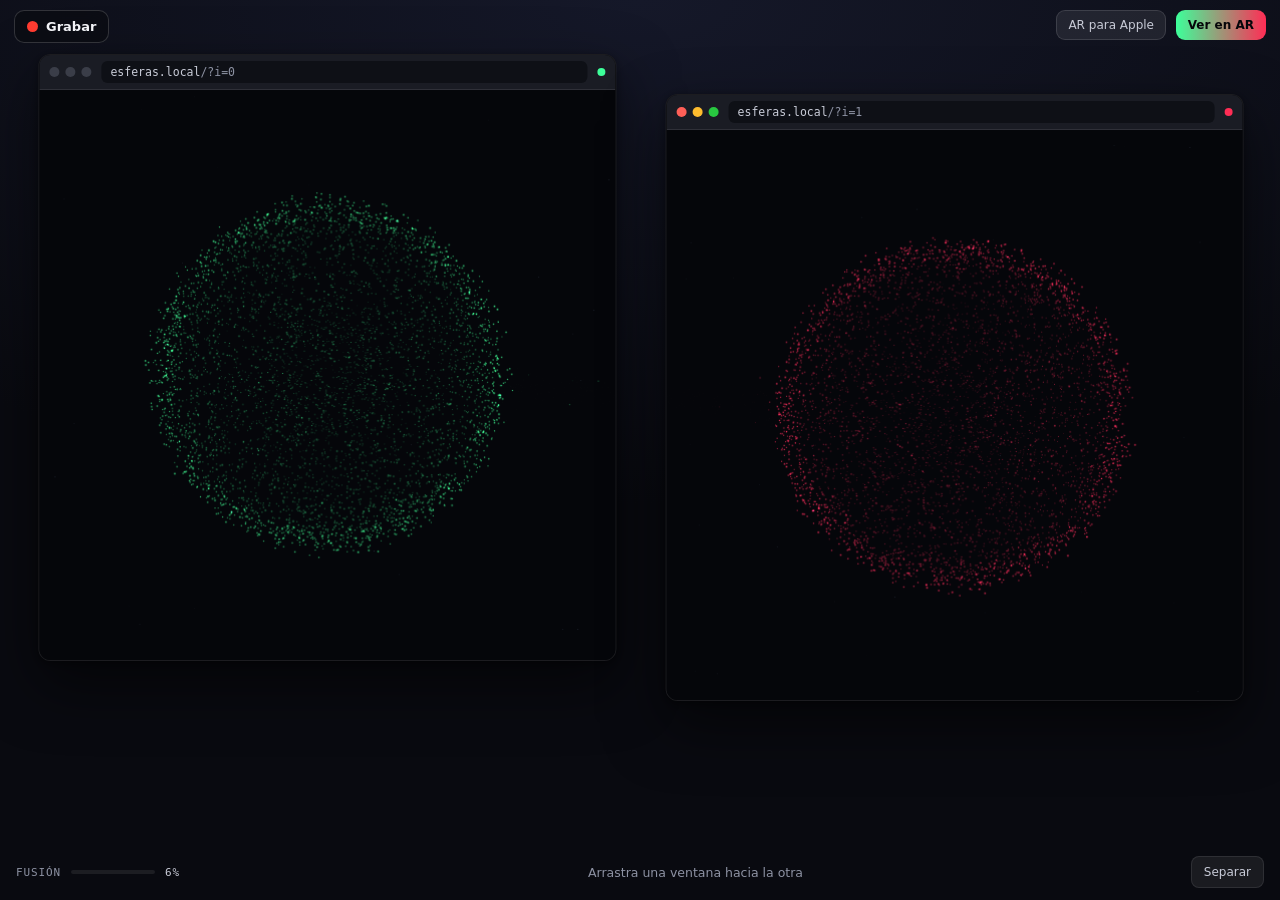
<file: esferas/index.html>
<!doctype html>
<html lang="es">
<head>
<meta charset="utf-8">
<meta name="viewport" content="width=device-width,initial-scale=1,viewport-fit=cover,user-scalable=no">
<title>Esferas Gemelas</title>
<style>
/* Layout: escritorio oscuro a pantalla completa con dos "ventanas de navegador" arrastrables; cada ventana dibuja el mismo mundo de partículas desde su posición. */
:root{
  --desk:#090a10; --desk-2:#151829; --win:#05060a; --bar:#1a1c24; --bar-fg:#8d92a3;
  --url:#0e1016; --edge:rgba(255,255,255,.09); --green:#3dff9a; --red:#ff2d55; --ink:#c9ccd8;
  --mono:ui-monospace,"SF Mono",Menlo,Consolas,monospace;
  --sans:-apple-system,"SF Pro Text",system-ui,"Segoe UI",sans-serif;
  color-scheme:dark;
}
html,body{height:100%}
body{margin:0;background:var(--desk);color:var(--ink);overflow:hidden;font-family:var(--sans);
  -webkit-user-select:none;user-select:none;-webkit-touch-callout:none;overscroll-behavior:none}
#stage{position:fixed;inset:0;overflow:hidden;
  background:radial-gradient(120% 80% at 50% 0%,var(--desk-2),var(--desk) 70%)}
.win{position:absolute;left:0;top:0;border-radius:12px;overflow:hidden;background:var(--win);
  border:1px solid var(--edge);box-shadow:0 24px 60px rgba(0,0,0,.55),0 2px 8px rgba(0,0,0,.4);
  touch-action:none;will-change:transform;cursor:grab}
.win.drag{cursor:grabbing;box-shadow:0 30px 80px rgba(0,0,0,.7),0 0 0 1px rgba(255,255,255,.14)}
.bar{height:34px;display:flex;align-items:center;gap:10px;padding:0 10px;background:var(--bar);
  border-bottom:1px solid var(--edge)}
.dots{display:flex;gap:6px;flex:none}
.dots i{width:10px;height:10px;border-radius:50%;background:#3a3d48;display:block}
.win.front .dots i:nth-child(1){background:#ff5f57}
.win.front .dots i:nth-child(2){background:#febc2e}
.win.front .dots i:nth-child(3){background:#28c840}
.url{flex:1;min-width:0;background:var(--url);border-radius:6px;padding:4px 9px;font:11.5px/1.3 var(--mono);
  color:var(--bar-fg);white-space:nowrap;overflow:hidden;text-overflow:ellipsis}
.url b{font-weight:500;color:var(--ink)}
.tag{flex:none;width:8px;height:8px;border-radius:50%}
canvas{display:block;width:100%;height:calc(100% - 35px)}
#hud{position:fixed;left:0;right:0;bottom:0;z-index:5000;display:flex;align-items:center;justify-content:space-between;gap:12px;
  padding-left:max(16px,env(safe-area-inset-left,0px));padding-right:max(16px,env(safe-area-inset-right,0px));
  padding-bottom:calc(12px + env(safe-area-inset-bottom,0px));padding-top:8px;pointer-events:none}
.meter{display:flex;align-items:center;gap:10px;font:11px/1 var(--mono);letter-spacing:.08em;color:var(--bar-fg)}
.track{width:84px;height:4px;border-radius:2px;background:rgba(255,255,255,.08);overflow:hidden}
.fill{height:100%;width:0;background:linear-gradient(90deg,var(--green),var(--red))}
#pct{color:var(--ink);font-variant-numeric:tabular-nums;min-width:3.2em}
#hint{font-size:12.5px;color:var(--bar-fg);text-align:center;flex:1;min-width:0;transition:opacity .4s}
#reset{pointer-events:auto;font:500 12px var(--sans);color:var(--ink);background:rgba(255,255,255,.07);
  border:1px solid var(--edge);border-radius:8px;padding:8px 12px;cursor:pointer}
#reset:focus-visible{outline:2px solid var(--green);outline-offset:2px}
#err{position:fixed;inset:0;display:grid;place-items:center;padding:24px;text-align:center;font-size:15px}
@media (max-width:520px){#hint{display:none}}
[hidden]{display:none!important}
</style>
</head>
<body>
<a href="ar.html" style="position:fixed;top:calc(10px + env(safe-area-inset-top));right:max(14px,env(safe-area-inset-right));z-index:6000;font:600 12px -apple-system,system-ui,sans-serif;color:#05060a;background:linear-gradient(90deg,#3dff9a,#ff2d55);padding:8px 12px;border-radius:9px;text-decoration:none">Ver en AR</a>
<a rel="ar" href="esferas-gemelas.usdz" style="position:fixed;top:calc(10px + env(safe-area-inset-top));right:calc(max(14px,env(safe-area-inset-right)) + 100px);z-index:6000;font:500 12px -apple-system,system-ui,sans-serif;color:#c9ccd8;background:rgba(255,255,255,.08);border:1px solid rgba(255,255,255,.12);padding:7px 11px;border-radius:9px;text-decoration:none"><img alt="" width="1" height="1" style="display:none">AR para Apple</a>


<div id="stage">
  <div class="win" id="w0">
    <div class="bar"><span class="dots"><i></i><i></i><i></i></span>
      <span class="url"><b>esferas.local</b>/?i=0</span><span class="tag" style="background:var(--green)"></span></div>
    <canvas aria-label="Esfera verde de partículas"></canvas>
  </div>
  <div class="win" id="w1">
    <div class="bar"><span class="dots"><i></i><i></i><i></i></span>
      <span class="url"><b>esferas.local</b>/?i=1</span><span class="tag" style="background:var(--red)"></span></div>
    <canvas aria-label="Esfera roja de partículas"></canvas>
  </div>
</div>

<div id="hud">
  <div class="meter"><span>FUSIÓN</span><span class="track"><span class="fill" id="fill"></span></span><span id="pct">0%</span></div>
  <div id="hint">Arrastra una ventana hacia la otra</div>
  <button id="reset" type="button">Separar</button>
</div>
<div id="err" hidden>Este dispositivo no pudo iniciar WebGL. Prueba en Safari o Chrome actualizados.</div>

<script>
(function(){
const BAR = 35;
const DPR = Math.min(2, window.devicePixelRatio || 1);
const SMALL = Math.min(innerWidth, innerHeight) < 600;
const MOT = matchMedia('(prefers-reduced-motion: reduce)').matches ? 0.4 : 1;

const N  = SMALL ? 3200 : 5200;   // partículas por esfera
const M  = N * 2;
const BP = SMALL ? 900 : 1500;    // hebras del puente
const DU = 140;                   // polvo de fondo
const T  = M + BP + DU;
const GAIN = Math.sqrt(5200 / N);

const COL = [[0.24, 1.0, 0.56], [1.0, 0.16, 0.33]];

/* ---------- WebGL por ventana ---------- */
const VS = `
attribute vec2 aXY; attribute float aSize; attribute vec4 aCol;
uniform vec2 uRes; uniform vec2 uOff; uniform float uDpr;
varying vec4 vCol;
void main(){
  vec2 p = (aXY - uOff) / uRes * 2.0 - 1.0;
  gl_Position = vec4(p.x, -p.y, 0.0, 1.0);
  gl_PointSize = aSize * uDpr;
  vCol = aCol;
}`;
const FS = `
precision mediump float;
varying vec4 vCol;
void main(){
  vec2 p = gl_PointCoord - 0.5;
  float d = dot(p, p);
  if (d > 0.25) discard;
  float a = exp(-d * 14.0);
  gl_FragColor = vec4(vCol.rgb * vCol.a * a, 1.0);
}`;

function shader(gl, type, src){
  const s = gl.createShader(type); gl.shaderSource(s, src); gl.compileShader(s);
  if (!gl.getShaderParameter(s, gl.COMPILE_STATUS)) throw new Error(gl.getShaderInfoLog(s));
  return s;
}

const wins = [0, 1].map(i => {
  const el = document.getElementById('w' + i);
  const cv = el.querySelector('canvas');
  const gl = cv.getContext('webgl', {antialias:false, alpha:false, depth:false, stencil:false, powerPreference:'high-performance', preserveDrawingBuffer:true});
  if (!gl) return null;
  const pr = gl.createProgram();
  gl.attachShader(pr, shader(gl, gl.VERTEX_SHADER, VS));
  gl.attachShader(pr, shader(gl, gl.FRAGMENT_SHADER, FS));
  gl.linkProgram(pr); gl.useProgram(pr);
  const buf = gl.createBuffer(); gl.bindBuffer(gl.ARRAY_BUFFER, buf);
  const st = 28;
  const aXY = gl.getAttribLocation(pr, 'aXY'), aS = gl.getAttribLocation(pr, 'aSize'), aC = gl.getAttribLocation(pr, 'aCol');
  gl.enableVertexAttribArray(aXY); gl.vertexAttribPointer(aXY, 2, gl.FLOAT, false, st, 0);
  gl.enableVertexAttribArray(aS);  gl.vertexAttribPointer(aS, 1, gl.FLOAT, false, st, 8);
  gl.enableVertexAttribArray(aC);  gl.vertexAttribPointer(aC, 4, gl.FLOAT, false, st, 12);
  gl.enable(gl.BLEND); gl.blendFunc(gl.ONE, gl.ONE);
  gl.clearColor(0.02, 0.024, 0.04, 1);
  return { el, cv, gl, buf,
    uRes: gl.getUniformLocation(pr, 'uRes'), uOff: gl.getUniformLocation(pr, 'uOff'), uDpr: gl.getUniformLocation(pr, 'uDpr'),
    x:0, y:0, w:0, h:0, cw:0, ch:0 };
});
if (!wins[0] || !wins[1]) { document.getElementById('err').hidden = false; return; }

/* ---------- Ventanas: posición, tamaño y arrastre ---------- */
let zTop = 10;
function front(w){
  w.el.style.zIndex = ++zTop;
  wins.forEach(o => o.el.classList.toggle('front', o === w));
}
function place(w){
  w.el.style.transform = `translate3d(${w.x}px,${w.y}px,0)`;
  w.el.style.width = w.w + 'px'; w.el.style.height = w.h + 'px';
  const cw = w.w - 2, ch = w.h - BAR - 2;
  if (cw !== w.cw || ch !== w.ch){
    w.cw = cw; w.ch = ch;
    w.cv.width = Math.round(cw * DPR); w.cv.height = Math.round(ch * DPR);
    w.gl.viewport(0, 0, w.cv.width, w.cv.height);
  }
}
function layout(){
  const W = innerWidth, H = innerHeight, top = Math.max(H * 0.06, 52);
  const [a, b] = wins;
  if (W > H * 1.05){
    const ww = Math.min(W * 0.45, 660), wh = Math.min(H - top - 80, ww * 1.05);
    a.w = b.w = ww; a.h = b.h = wh;
    a.x = W * 0.03; a.y = top;
    b.x = W - ww - W * 0.03; b.y = top + Math.min(40, H * 0.05);
  } else {
    const ww = W * 0.86, wh = Math.min((H - top - 78) * 0.5 - 6, ww * 1.05);
    a.w = b.w = ww; a.h = b.h = wh;
    a.x = W * 0.03; a.y = top;
    b.x = W - ww - W * 0.03; b.y = H - 78 - wh;
  }
  wins.forEach(place);
}
function clamp(w){
  const W = innerWidth, H = innerHeight;
  w.x = Math.max(-w.w + 90, Math.min(W - 90, w.x));
  w.y = Math.max(0, Math.min(H - BAR - 10, w.y));
}

let drag = null, interacted = false;
wins.forEach(w => {
  w.el.addEventListener('pointerdown', e => {
    front(w);
    drag = { w, id: e.pointerId, dx: e.clientX - w.x, dy: e.clientY - w.y };
    w.el.setPointerCapture(e.pointerId); w.el.classList.add('drag');
    e.preventDefault();
  });
  w.el.addEventListener('pointermove', e => {
    if (!drag || drag.w !== w || drag.id !== e.pointerId) return;
    w.x = e.clientX - drag.dx; w.y = e.clientY - drag.dy; clamp(w); place(w);
    interacted = true;
  });
  const end = e => { if (drag && drag.w === w){ w.el.classList.remove('drag'); drag = null; } };
  w.el.addEventListener('pointerup', end); w.el.addEventListener('pointercancel', end);
});
addEventListener('resize', () => { wins.forEach(w => { clamp(w); }); layout(); });
document.getElementById('reset').addEventListener('click', layout);

/* ---------- Partículas ---------- */
const th = new Float32Array(T), ph = new Float32Array(T), sp = new Float32Array(T), sd = new Float32Array(T);
const rj = new Float32Array(T), cf = new Float32Array(T), bw = new Float32Array(T), vel = new Float32Array(T);
const ab = new Float32Array(T), sz = new Float32Array(T), u = new Float32Array(T), tm = new Float32Array(T);
const px = new Float32Array(T), py = new Float32Array(T);
const hm = new Uint8Array(T), st = new Uint8Array(T);
const bu = new Float32Array(BP), bs = new Float32Array(BP), bd = new Int8Array(BP);
const dx_ = new Float32Array(DU), dy_ = new Float32Array(DU);
const data = new Float32Array(T * 7);

for (let i = 0; i < T; i++){
  hm[i] = i < N ? 0 : 1;
  th[i] = Math.random() * Math.PI * 2;
  ph[i] = Math.acos(2 * Math.random() - 1);
  sp[i] = 0.12 + Math.random() * 0.28;
  sd[i] = Math.random() * Math.PI * 2;
  bw[i] = Math.sqrt(Math.random());
  vel[i] = 160 + Math.random() * 160;
  cf[i] = 0.32 + Math.random() * 0.26;
  if (Math.random() < 0.78){ rj[i] = 0.93 + Math.random() * 0.11; sz[i] = 2.2 + Math.random() * 1.4; ab[i] = 0.32 * GAIN; }
  else { rj[i] = 0.2 + Math.random() * 0.7; sz[i] = 1.6 + Math.random() * 1.0; ab[i] = 0.22 * GAIN; }
}
for (let j = 0; j < BP; j++){ bu[j] = Math.random(); bs[j] = 0.12 + Math.random() * 0.22; bd[j] = Math.random() < 0.5 ? 1 : -1; }

layout(); front(wins[1]);
for (let j = 0; j < DU; j++){ dx_[j] = Math.random() * innerWidth; dy_[j] = Math.random() * innerHeight; }

const C = [[0,0],[0,0]], R = [0,0];
let SX = 0, SY = 0, SZ = 0, t = 0, fs = 0, last = performance.now(), dirX = 1, dirY = 0, D = 1;
const CT = Math.cos(0.42), ST = Math.sin(0.42);
let PC = 1, PS = 0;

function sphere(s, rf, i){
  const p = ph[i] + 0.12 * Math.sin(t * 0.6 + sd[i]);
  const sp_ = Math.sin(p);
  const x = sp_ * Math.cos(th[i]), y = Math.cos(p), z = sp_ * Math.sin(th[i]);
  const y2 = y * CT - z * ST, z2 = y * ST + z * CT;
  const x3 = x * PC + z2 * PS, z3 = -x * PS + z2 * PC;
  let r = R[s] * rf * (1 + 0.035 * Math.sin(t * 1.4 + sd[i] * 3));
  if (fs > 0.001){
    const ox = s === 0 ? dirX : -dirX, oy = s === 0 ? dirY : -dirY;
    const dot = x3 * ox + y2 * oy;
    if (dot > 0){ const d2 = dot * dot; r *= 1 + fs * 0.38 * d2 * d2; }
  }
  SX = C[s][0] + x3 * r; SY = C[s][1] + y2 * r; SZ = z3;
}
function bridge(a, b, e, i){
  const ax = C[a][0], ay = C[a][1], bx = C[b][0], by = C[b][1];
  const lx = bx - ax, ly = by - ay, L = Math.max(1, Math.hypot(lx, ly));
  const nx = -ly / L, ny = lx / L;
  const neck = 0.12 + 0.38 * fs;
  const w = ((1 - e) * R[a] * 0.8 + e * R[b] * 0.7) * (neck + (1 - neck) * Math.pow(Math.abs(2 * e - 1), 2.2)) * (0.7 + 0.6 * fs);
  const ang = sd[i] * 2 + t * 0.9 + e * 5;
  const lat = Math.cos(ang) * bw[i] * w + Math.sin(e * 8 - t * 2.5 + sd[i]) * w * 0.12;
  SX = ax + lx * e + nx * lat; SY = ay + ly * e + ny * lat; SZ = Math.sin(ang);
}

const fillEl = document.getElementById('fill'), pctEl = document.getElementById('pct'), hintEl = document.getElementById('hint');
let shownPct = -1, hintState = 0;

function frame(now){
  const dt = Math.min(0.05, (now - last) / 1000 || 0.016); last = now;
  t += dt * MOT;
  PC = Math.cos(t * 0.12); PS = Math.sin(t * 0.12);

  for (let s = 0; s < 2; s++){
    const w = wins[s];
    C[s][0] = w.x + w.w / 2; C[s][1] = w.y + BAR + (w.h - BAR) / 2;
    R[s] = 0.3 * Math.min(w.cw, w.ch);
  }
  const lx = C[1][0] - C[0][0], ly = C[1][1] - C[0][1];
  D = Math.max(1, Math.hypot(lx, ly)); dirX = lx / D; dirY = ly / D;
  const Rm = (R[0] + R[1]) / 2, far = Rm * 3.8, near = Rm * 2.0;
  const fT = Math.max(0, Math.min(1, (far - D) / (far - near)));
  fs += (fT - fs) * Math.min(1, dt * (fT < fs ? 6 : 3));
  const split = fT === 0 && fs < 0.05;

  const k = 1 - Math.exp(-dt * 12);
  let o = 0;

  for (let i = 0; i < M; i++){
    const h = hm[i], ot = 1 - h;
    th[i] += sp[i] * dt * MOT * (1 + 0.6 * Math.sin(ph[i] * 4 + sd[i]));
    let onSphere = true;
    switch (st[i]){
      case 0:
        sphere(h, rj[i], i);
        if (fs > 0.02 && Math.random() < fs * dt * 0.2){ st[i] = 1; u[i] = 0; }
        break;
      case 1:
        if (split){ st[i] = 0; sphere(h, rj[i], i); break; }
        u[i] += dt * MOT * vel[i] / Math.max(D, 40);
        if (u[i] >= 1){ u[i] = 1; st[i] = 2; tm[i] = 3 + Math.random() * 6; }
        bridge(h, ot, u[i], i); onSphere = false;
        break;
      case 2:
        if (split){ st[i] = 0; sphere(h, rj[i], i); break; }
        sphere(ot, cf[i], i);
        tm[i] -= dt * (fs > 0.03 ? 1 : 5);
        if (tm[i] <= 0){ st[i] = 3; u[i] = 1; }
        break;
      default:
        if (split){ st[i] = 0; sphere(h, rj[i], i); break; }
        u[i] -= dt * MOT * vel[i] / Math.max(D, 40);
        if (u[i] <= 0){ u[i] = 0; st[i] = 0; }
        bridge(h, ot, u[i], i); onSphere = false;
    }
    let a;
    if (onSphere){
      const fr = (SZ + 1) * 0.5, rim = 1 - Math.abs(SZ);
      a = ab[i] * (0.45 + 0.6 * fr + 1.6 * rim * rim * rim);
    } else a = ab[i] * 1.4 * (0.55 + 0.45 * SZ);
    px[i] += (SX - px[i]) * k; py[i] += (SY - py[i]) * k;
    const c = COL[h];
    data[o] = px[i]; data[o+1] = py[i]; data[o+2] = sz[i];
    data[o+3] = c[0]; data[o+4] = c[1]; data[o+5] = c[2]; data[o+6] = a; o += 7;
  }

  for (let j = 0; j < BP; j++){
    const i = M + j;
    let e = (bu[j] + t * bs[j]) % 1; if (bd[j] < 0) e = 1 - e;
    let a = 0, s = 0;
    if (fs > 0.004){
      bridge(0, 1, e, i);
      const edge = Math.min(1, e / 0.12) * Math.min(1, (1 - e) / 0.12);
      a = fs * 0.34 * GAIN * edge * (0.6 + 0.4 * SZ); s = 2.0 + 1.2 * fs;
    }
    data[o] = SX; data[o+1] = SY; data[o+2] = s;
    data[o+3] = COL[0][0] + (COL[1][0] - COL[0][0]) * e;
    data[o+4] = COL[0][1] + (COL[1][1] - COL[0][1]) * e;
    data[o+5] = COL[0][2] + (COL[1][2] - COL[0][2]) * e;
    data[o+6] = a; o += 7;
  }

  const W = innerWidth, H = innerHeight;
  for (let j = 0; j < DU; j++){
    dx_[j] += Math.sin(t * 0.3 + j) * 6 * dt; dy_[j] -= (3 + (j % 5)) * dt * MOT;
    if (dy_[j] < -5) dy_[j] = H + 5;
    data[o] = dx_[j]; data[o+1] = dy_[j]; data[o+2] = 1.6;
    data[o+3] = 0.7; data[o+4] = 0.8; data[o+5] = 1.0;
    data[o+6] = 0.1 + 0.08 * Math.sin(t * 2 + j * 1.7); o += 7;
  }

  for (const w of wins){
    const gl = w.gl;
    gl.bindBuffer(gl.ARRAY_BUFFER, w.buf);
    gl.bufferData(gl.ARRAY_BUFFER, data, gl.DYNAMIC_DRAW);
    gl.uniform2f(w.uRes, w.cw, w.ch);
    gl.uniform2f(w.uOff, w.x + 1, w.y + BAR + 1);
    gl.uniform1f(w.uDpr, DPR);
    gl.clear(gl.COLOR_BUFFER_BIT);
    gl.drawArrays(gl.POINTS, 0, T);
  }

  const pct = Math.round(fs * 100);
  if (pct !== shownPct){ shownPct = pct; pctEl.textContent = pct + '%'; fillEl.style.width = pct + '%'; }
  const hs = fs > 0.6 ? 2 : (interacted ? 1 : 0);
  if (hs !== hintState){
    hintState = hs;
    hintEl.textContent = hs === 2 ? 'Sepáralas para estirar y romper el puente' : 'Acércalas más: el puente aparece cerca';
  }
  requestAnimationFrame(frame);
}
requestAnimationFrame(frame);
})();
</script>

<style>
#recBtn{font:600 13px -apple-system,system-ui,sans-serif;color:#f2f3f7;background:rgba(10,12,18,.7);border:1px solid rgba(255,255,255,.16);border-radius:10px;padding:8px 12px;display:inline-flex;align-items:center;gap:8px;cursor:pointer;-webkit-backdrop-filter:blur(10px);backdrop-filter:blur(10px);font-variant-numeric:tabular-nums}
#recBtn i{width:11px;height:11px;border-radius:50%;background:#ff3b30;display:block}
#recBtn.on{border-color:#ff3b30}
#recBtn.on i{border-radius:2px;animation:recPulse 1s infinite}
@keyframes recPulse{50%{opacity:.35}}
#recSheet{position:fixed;inset:0;z-index:9000;display:grid;place-items:center;padding:20px;background:rgba(0,0,0,.6)}
#recSheet .box{width:min(460px,100%);background:#12141c;border:1px solid rgba(255,255,255,.12);border-radius:16px;padding:16px;display:grid;gap:12px;color:#e6e8ef;font:14px -apple-system,system-ui,sans-serif}
#recSheet video{width:100%;max-height:50vh;border-radius:10px;background:#000}
#recSheet .row{display:flex;gap:8px;flex-wrap:wrap}
#recSheet button,#recSheet a{flex:1;min-width:120px;text-align:center;font:600 14px -apple-system,system-ui,sans-serif;padding:11px;border-radius:10px;border:1px solid rgba(255,255,255,.14);background:rgba(255,255,255,.06);color:#e6e8ef;text-decoration:none;cursor:pointer}
#recSheet .main{background:linear-gradient(90deg,#3dff9a,#ff2d55);color:#05060a;border:0}
#recSheet p{margin:0;color:#9aa0b0;font-size:12.5px}
</style>
<script>
/* Grabador: compone la escena en un canvas y la graba con MediaRecorder */
window.EsferasRec = function(btn, draw){
  const label = btn.querySelector('span');
  let rec = null, chunks = [], raf = 0, cv, ctx, t0 = 0, tick = 0, mime = '';
  const types = ['video/mp4;codecs=avc1', 'video/mp4', 'video/webm;codecs=vp9', 'video/webm'];
  function pick(){ if (!window.MediaRecorder) return null; for (const m of types) if (MediaRecorder.isTypeSupported(m)) return m; return ''; }
  function fmt(s){ return String(Math.floor(s/60)).padStart(2,'0') + ':' + String(Math.floor(s%60)).padStart(2,'0'); }
  function start(){
    mime = pick();
    if (mime === null || !HTMLCanvasElement.prototype.captureStream){ alertBox('Este navegador no permite grabar desde la página. Usa la grabación de pantalla del Centro de control.'); return; }
    const W = innerWidth, H = innerHeight, s = Math.min(2, 1920 / Math.max(W, H));
    cv = document.createElement('canvas'); cv.width = Math.round(W * s) & ~1; cv.height = Math.round(H * s) & ~1;
    ctx = cv.getContext('2d');
    const loop = () => { ctx.setTransform(cv.width / W, 0, 0, cv.height / H, 0, 0); try { draw(ctx, W, H); } catch(e){} raf = requestAnimationFrame(loop); };
    loop();
    const stream = cv.captureStream(30);
    try { rec = new MediaRecorder(stream, mime ? {mimeType: mime, videoBitsPerSecond: 10000000} : undefined); }
    catch(e){ cancelAnimationFrame(raf); alertBox('No se pudo empezar a grabar en este navegador.'); return; }
    chunks = [];
    rec.ondataavailable = e => { if (e.data && e.data.size) chunks.push(e.data); };
    rec.onstop = finish;
    rec.start(500);
    t0 = performance.now(); btn.classList.add('on'); label.textContent = 'Detener 00:00';
    tick = setInterval(() => { label.textContent = 'Detener ' + fmt((performance.now() - t0) / 1000); }, 500);
  }
  function stop(){ if (rec && rec.state !== 'inactive') rec.stop(); }
  function finish(){
    cancelAnimationFrame(raf); clearInterval(tick); btn.classList.remove('on'); label.textContent = 'Grabar';
    const type = (rec.mimeType || mime || 'video/mp4').split(';')[0];
    const ext = type.includes('mp4') ? 'mp4' : 'webm';
    const blob = new Blob(chunks, {type});
    const d = new Date(), p = n => String(n).padStart(2, '0');
    const name = `esferas-gemelas-${d.getFullYear()}${p(d.getMonth()+1)}${p(d.getDate())}-${p(d.getHours())}${p(d.getMinutes())}.${ext}`;
    const url = URL.createObjectURL(blob);
    const file = new File([blob], name, {type});
    const canShare = navigator.canShare && navigator.canShare({files: [file]});
    const sheet = document.createElement('div'); sheet.id = 'recSheet';
    sheet.innerHTML = `<div class="box"><video src="${url}" controls playsinline loop></video>
      <div class="row">${canShare ? '<button class="main" data-a="share">Guardar en Fotos / Compartir</button>' : ''}
      <a class="${canShare ? '' : 'main'}" href="${url}" download="${name}">Descargar video</a>
      <button data-a="close">Cerrar</button></div>
      <p>${canShare ? 'En el menú, elige “Guardar video” para mandarlo a Fotos.' : 'El video queda en Descargas (app Archivos).'}</p></div>`;
    document.body.appendChild(sheet);
    sheet.addEventListener('click', async e => {
      const a = e.target.dataset && e.target.dataset.a;
      if (a === 'share'){ try { await navigator.share({files: [file], title: 'Esferas Gemelas'}); } catch(err){} }
      if (a === 'close' || e.target === sheet){ sheet.remove(); URL.revokeObjectURL(url); }
    });
  }
  function alertBox(msg){
    const sheet = document.createElement('div'); sheet.id = 'recSheet';
    sheet.innerHTML = `<div class="box"><p style="color:#e6e8ef;font-size:14px">${msg}</p><div class="row"><button data-a="close">Entendido</button></div></div>`;
    document.body.appendChild(sheet); sheet.addEventListener('click', () => sheet.remove());
  }
  btn.addEventListener('click', e => { e.stopPropagation(); (btn.classList.contains('on') ? stop : start)(); });
};
</script>

<button id="recBtn" type="button" style="position:fixed;top:calc(10px + env(safe-area-inset-top));left:max(14px,env(safe-area-inset-left));z-index:6000"><i></i><span>Grabar</span></button>
<script>
EsferasRec(document.getElementById('recBtn'), function(ctx, W, H){
  const g = ctx.createRadialGradient(W/2, 0, 0, W/2, 0, Math.max(W, H));
  g.addColorStop(0, '#151829'); g.addColorStop(0.7, '#090a10'); g.addColorStop(1, '#090a10');
  ctx.fillStyle = g; ctx.fillRect(0, 0, W, H);
  const wins = [...document.querySelectorAll('.win')].sort((a, b) => (+a.style.zIndex || 0) - (+b.style.zIndex || 0));
  for (const el of wins){
    const r = el.getBoundingClientRect(), x = r.left, y = r.top, w = r.width, h = r.height, rad = 12;
    ctx.save();
    ctx.beginPath();
    ctx.moveTo(x + rad, y); ctx.arcTo(x + w, y, x + w, y + h, rad); ctx.arcTo(x + w, y + h, x, y + h, rad);
    ctx.arcTo(x, y + h, x, y, rad); ctx.arcTo(x, y, x + w, y, rad); ctx.closePath();
    ctx.fillStyle = '#05060a'; ctx.fill(); ctx.clip();
    ctx.fillStyle = '#1a1c24'; ctx.fillRect(x, y, w, 34);
    const front = el.classList.contains('front');
    ['#ff5f57', '#febc2e', '#28c840'].forEach((c, i) => { ctx.fillStyle = front ? c : '#3a3d48'; ctx.beginPath(); ctx.arc(x + 15 + i * 16, y + 17, 5, 0, Math.PI * 2); ctx.fill(); });
    ctx.fillStyle = '#0e1016'; ctx.fillRect(x + 64, y + 7, w - 96, 20);
    ctx.fillStyle = '#c9ccd8'; ctx.font = '11.5px ui-monospace, Menlo, monospace'; ctx.textBaseline = 'middle';
    const url = el.querySelector('.url'); ctx.fillText(url ? url.textContent : '', x + 73, y + 17);
    const tag = el.querySelector('.tag'); ctx.fillStyle = tag ? getComputedStyle(tag).backgroundColor : '#fff';
    ctx.beginPath(); ctx.arc(x + w - 16, y + 17, 4, 0, Math.PI * 2); ctx.fill();
    const c = el.querySelector('canvas'); ctx.drawImage(c, x + 1, y + 35, w - 2, h - 36);
    ctx.restore();
    ctx.strokeStyle = 'rgba(255,255,255,.09)'; ctx.lineWidth = 1; ctx.stroke();
  }
  const pct = document.getElementById('pct');
  ctx.fillStyle = '#8d92a3'; ctx.font = '11px ui-monospace, Menlo, monospace'; ctx.textBaseline = 'alphabetic';
  ctx.fillText('FUSIÓN ' + (pct ? pct.textContent : ''), 16, H - 18);
});
</script>
</body>
</html>
</file>
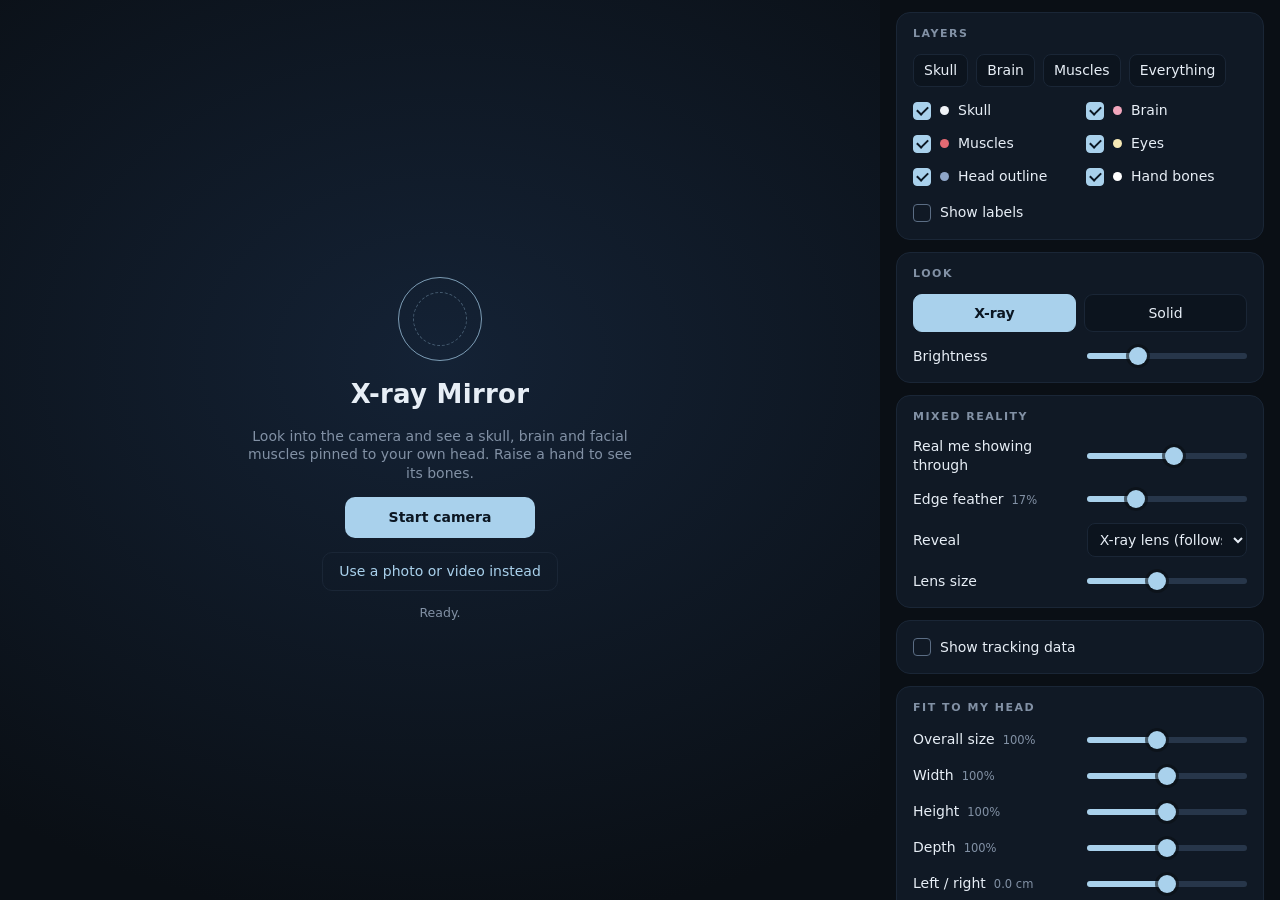
<file: xray-mirror/index.html>
<!DOCTYPE html>
<html lang="en">
<head>
<meta charset="utf-8">
<meta name="viewport" content="width=device-width, initial-scale=1, viewport-fit=cover">
<meta name="theme-color" content="#0a0f15">
<meta name="mobile-web-app-capable" content="yes">
<meta name="apple-mobile-web-app-capable" content="yes">
<meta name="apple-mobile-web-app-status-bar-style" content="black-translucent">
<title>X-ray Mirror</title>
<link rel="icon" href="data:image/svg+xml,%3Csvg xmlns='http://www.w3.org/2000/svg' viewBox='0 0 32 32'%3E%3Crect width='32' height='32' rx='7' fill='%230a0f15'/%3E%3Ccircle cx='16' cy='16' r='9' fill='none' stroke='%23a9d1ec' stroke-width='2'/%3E%3C/svg%3E">
<style>
/* Layout idea: camera stage on top (or left on wide screens), instrument panels below in two columns. */
:root{
  color-scheme: dark;
  --bg:#0a0f15;
  --panel:#101925;
  --panel-edge:#1a2636;
  --ink:#e7eef6;
  --muted:#8291a5;
  --accent:#a9d1ec;
  --accent-ink:#0b1622;
  --track:#27364a;
  --c-skull:#f1f4f8; --c-brain:#f2a7bd; --c-muscles:#e46a73; --c-eyes:#f6e9b5; --c-outline:#8fa6c8; --c-hands:#ffffff;
  --font: "Segoe UI", system-ui, -apple-system, "Helvetica Neue", Arial, sans-serif;
  --radius:14px;
}
*{box-sizing:border-box}
html,body{height:100%;margin:0;background:var(--bg);color:var(--ink);font-family:var(--font);font-size:14px;line-height:1.35;-webkit-text-size-adjust:100%}
body{overflow:hidden}
button,select,input{font:inherit;color:inherit}
#app{height:100%;display:flex;flex-direction:column}

/* ---------- stage ---------- */
#stage{position:relative;flex:0 0 54%;min-height:240px;background:#000;overflow:hidden;touch-action:manipulation}
#frame{position:absolute;left:0;top:0;transform-origin:50% 50%}
#frame.mirror{transform:scaleX(-1)}
#frame video,#frame canvas{position:absolute;left:0;top:0;width:100%;height:100%;display:block}
#still{display:none}
#hud{position:absolute;left:0;top:0;width:100%;height:100%;pointer-events:none}
#stage-tools{position:absolute;right:max(10px,env(safe-area-inset-right));top:max(10px,env(safe-area-inset-top));display:flex;gap:8px;z-index:3}
.tool{width:38px;height:38px;border-radius:50%;border:1px solid rgba(255,255,255,.18);background:rgba(10,15,21,.55);backdrop-filter:blur(6px);-webkit-backdrop-filter:blur(6px);display:grid;place-items:center;cursor:pointer;padding:0}
.tool svg{width:19px;height:19px;stroke:var(--ink);fill:none;stroke-width:1.6;stroke-linecap:round;stroke-linejoin:round}
.tool[hidden]{display:none}
#note{position:absolute;left:50%;bottom:12px;transform:translateX(-50%);background:rgba(10,15,21,.72);border:1px solid rgba(255,255,255,.12);padding:6px 12px;border-radius:999px;font-size:12px;color:var(--ink);white-space:nowrap;max-width:92%;overflow:hidden;text-overflow:ellipsis;z-index:2}
#note[hidden]{display:none}

#start{position:absolute;inset:0;z-index:4;display:grid;place-items:center;padding:20px;background:
  radial-gradient(120% 90% at 50% 40%, #142235 0%, #0a0f15 70%)}
#start[hidden]{display:none}
.start-card{max-width:400px;text-align:center;display:flex;flex-direction:column;gap:14px;align-items:center}
.start-card h1{font-size:26px;font-weight:600;letter-spacing:.01em;margin:0;text-wrap:balance}
.start-card p{margin:0;color:var(--muted);text-wrap:pretty}
.ring{width:84px;height:84px;border-radius:50%;border:1.5px solid rgba(169,209,236,.7);position:relative;margin-bottom:2px}
.ring::after{content:"";position:absolute;inset:14px;border-radius:50%;border:1px dashed rgba(169,209,236,.35)}
.btn{background:var(--accent);color:var(--accent-ink);border:0;border-radius:10px;padding:11px 20px;font-weight:600;cursor:pointer;min-width:190px}
.btn:disabled{opacity:.55;cursor:default}
.btn-ghost{background:transparent;color:var(--accent);border:1px solid var(--panel-edge);border-radius:10px;padding:9px 16px;cursor:pointer}
#start-msg{min-height:1.4em;font-size:12.5px;color:var(--muted)}
#start-msg.err{color:#f0b8a8}

/* ---------- panels ---------- */
#panels{flex:1 1 0;overflow-y:auto;-webkit-overflow-scrolling:touch;padding:12px max(12px,env(safe-area-inset-right)) calc(18px + env(safe-area-inset-bottom)) max(12px,env(safe-area-inset-left));display:grid;grid-template-columns:1fr;gap:12px;align-content:start}
.col{display:flex;flex-direction:column;gap:12px;min-width:0}
.panel{background:var(--panel);border:1px solid var(--panel-edge);border-radius:var(--radius);padding:14px 16px;display:flex;flex-direction:column;gap:12px}
.panel h2{margin:0;font-size:11px;font-weight:600;letter-spacing:.14em;text-transform:uppercase;color:var(--muted)}
.chips{display:flex;flex-wrap:wrap;gap:8px}
.chip{background:#0c141e;border:1px solid var(--panel-edge);border-radius:8px;padding:6px 10px;cursor:pointer;color:var(--ink)}
.chip:active{background:#152234}
.checks{display:grid;grid-template-columns:1fr 1fr;gap:9px 12px}
.check{display:flex;align-items:center;gap:9px;cursor:pointer;user-select:none;-webkit-user-select:none;min-height:24px}
.check input{appearance:none;-webkit-appearance:none;width:18px;height:18px;border-radius:4px;border:1.5px solid #5b6d84;background:transparent;margin:0;display:grid;place-items:center;flex:none;cursor:pointer}
.check input:checked{background:var(--accent);border-color:var(--accent)}
.check input:checked::after{content:"";width:9px;height:5px;border-left:2px solid var(--accent-ink);border-bottom:2px solid var(--accent-ink);transform:translateY(-1px) rotate(-45deg)}
.dot{width:9px;height:9px;border-radius:50%;flex:none}
.seg{display:grid;grid-template-columns:1fr 1fr;gap:8px}
.seg button{border:1px solid var(--panel-edge);background:#0c141e;border-radius:9px;padding:9px 0;cursor:pointer;color:var(--ink)}
.seg button[aria-pressed="true"]{background:var(--accent);border-color:var(--accent);color:var(--accent-ink);font-weight:600}
.row{display:grid;grid-template-columns:minmax(0,1fr) minmax(110px,48%);align-items:center;gap:12px}
.row label{display:flex;flex-wrap:wrap;gap:0 8px;align-items:baseline}
.row output{font-size:11.5px;color:var(--muted);font-variant-numeric:tabular-nums}
input[type=range]{-webkit-appearance:none;appearance:none;width:100%;height:24px;background:transparent;margin:0;cursor:pointer;--p:50%}
input[type=range]::-webkit-slider-runnable-track{height:6px;border-radius:3px;background:linear-gradient(90deg,var(--accent) var(--p),var(--track) var(--p))}
input[type=range]::-moz-range-track{height:6px;border-radius:3px;background:linear-gradient(90deg,var(--accent) var(--p),var(--track) var(--p))}
input[type=range]::-webkit-slider-thumb{-webkit-appearance:none;width:18px;height:18px;border-radius:50%;background:var(--accent);margin-top:-6px;border:0;box-shadow:0 0 0 3px rgba(10,15,21,.6)}
input[type=range]::-moz-range-thumb{width:18px;height:18px;border-radius:50%;background:var(--accent);border:0}
select{background:#0c141e;border:1px solid var(--panel-edge);border-radius:8px;padding:7px 8px;width:100%;min-width:0}
.link{background:none;border:0;padding:0;color:var(--muted);cursor:pointer;text-align:left;width:max-content;text-decoration:underline;text-underline-offset:3px;font-size:12.5px}
.tip,.fine{margin:0;color:var(--muted);font-size:12.5px;text-wrap:pretty}
.fine{padding:2px 4px}
.fine a{color:inherit}
:focus-visible{outline:2px solid var(--accent);outline-offset:2px}

@media (min-width:640px){
  #panels{grid-template-columns:1fr 1fr;padding-left:max(16px,env(safe-area-inset-left));padding-right:max(16px,env(safe-area-inset-right))}
}
@media (min-width:900px) and (min-aspect-ratio:5/4){
  #app{flex-direction:row}
  #stage{flex:1 1 0;min-width:0}
  #panels{flex:0 0 400px;grid-template-columns:1fr}
}
@media (min-width:1500px) and (min-aspect-ratio:5/4){
  #panels{flex-basis:720px;grid-template-columns:1fr 1fr}
}
@media (max-height:520px) and (orientation:landscape){
  #app{flex-direction:row}
  #stage{flex:1 1 0}
  #panels{flex:0 0 46%;grid-template-columns:1fr}
}
</style>
</head>
<body>
<div id="app">
  <section id="stage" aria-label="Camera view">
    <div id="frame" class="mirror">
      <video id="video" playsinline muted autoplay></video>
      <canvas id="still"></canvas>
      <canvas id="gl"></canvas>
    </div>
    <canvas id="hud"></canvas>
    <div id="stage-tools">
      <button class="tool" id="btn-flip" title="Switch camera" aria-label="Switch camera" hidden>
        <svg viewBox="0 0 24 24"><path d="M4 8h3l1.5-2h7L17 8h3v11H4z"/><path d="M9.5 12.5a3 3 0 0 1 5-1.2M14.5 14.5a3 3 0 0 1-5 1.2"/><path d="M14.6 9.6v1.8h-1.8M9.4 17.4v-1.8h1.8"/></svg>
      </button>
      <button class="tool" id="btn-file" title="Use a photo or video" aria-label="Use a photo or video" hidden>
        <svg viewBox="0 0 24 24"><rect x="3.5" y="5" width="17" height="14" rx="2"/><path d="M3.5 16l4.5-4.5 3.5 3.5 3-3 6 6"/><circle cx="9" cy="9.5" r="1.3"/></svg>
      </button>
    </div>
    <div id="note" hidden></div>
    <div id="start">
      <div class="start-card">
        <div class="ring" aria-hidden="true"></div>
        <h1>X-ray Mirror</h1>
        <p>Look into the camera and see a skull, brain and facial muscles pinned to your own head. Raise a hand to see its bones.</p>
        <button class="btn" id="btn-start">Start camera</button>
        <button class="btn-ghost" id="btn-start-file">Use a photo or video instead</button>
        <div id="start-msg" role="status">Loading anatomy and tracking models…</div>
      </div>
    </div>
    <input type="file" id="file" accept="image/*,video/*" hidden>
  </section>

  <section id="panels" aria-label="Controls">
    <div class="col">
      <div class="panel">
        <h2>Layers</h2>
        <div class="chips">
          <button class="chip" data-preset="skull">Skull</button>
          <button class="chip" data-preset="brain">Brain</button>
          <button class="chip" data-preset="muscles">Muscles</button>
          <button class="chip" data-preset="everything">Everything</button>
        </div>
        <div class="checks">
          <label class="check"><input type="checkbox" id="l-skull"><span class="dot" style="background:var(--c-skull)"></span>Skull</label>
          <label class="check"><input type="checkbox" id="l-brain"><span class="dot" style="background:var(--c-brain)"></span>Brain</label>
          <label class="check"><input type="checkbox" id="l-muscles"><span class="dot" style="background:var(--c-muscles)"></span>Muscles</label>
          <label class="check"><input type="checkbox" id="l-eyes"><span class="dot" style="background:var(--c-eyes)"></span>Eyes</label>
          <label class="check"><input type="checkbox" id="l-outline"><span class="dot" style="background:var(--c-outline)"></span>Head outline</label>
          <label class="check"><input type="checkbox" id="l-hands"><span class="dot" style="background:var(--c-hands)"></span>Hand bones</label>
        </div>
        <label class="check"><input type="checkbox" id="labels">Show labels</label>
      </div>

      <div class="panel">
        <h2>Look</h2>
        <div class="seg" role="group" aria-label="Look">
          <button id="look-xray" aria-pressed="true">X-ray</button>
          <button id="look-solid" aria-pressed="false">Solid</button>
        </div>
        <div class="row"><label for="brightness">Brightness</label><input type="range" id="brightness" min="0" max="1" step="0.01"></div>
      </div>

      <div class="panel">
        <h2>Mixed reality</h2>
        <div class="row"><label for="through">Real me showing through</label><input type="range" id="through" min="0" max="1" step="0.01"></div>
        <div class="row"><label for="feather">Edge feather <output id="o-feather"></output></label><input type="range" id="feather" min="0" max="0.6" step="0.01"></div>
        <div class="row"><label for="reveal">Reveal</label>
          <select id="reveal">
            <option value="lens-hand">X-ray lens (follows your hand)</option>
            <option value="lens-head">X-ray lens (follows your head)</option>
            <option value="half">Half of my face</option>
            <option value="all">Everything, no lens</option>
          </select>
        </div>
        <div class="row"><label for="lens">Lens size</label><input type="range" id="lens" min="0.12" max="1" step="0.01"></div>
      </div>
    </div>

    <div class="col">
      <div class="panel">
        <label class="check"><input type="checkbox" id="tracking">Show tracking data</label>
      </div>

      <div class="panel">
        <h2>Fit to my head</h2>
        <div class="row"><label for="f-size">Overall size <output id="o-size"></output></label><input type="range" id="f-size" min="0.7" max="1.4" step="0.005"></div>
        <div class="row"><label for="f-width">Width <output id="o-width"></output></label><input type="range" id="f-width" min="0.8" max="1.2" step="0.005"></div>
        <div class="row"><label for="f-height">Height <output id="o-height"></output></label><input type="range" id="f-height" min="0.8" max="1.2" step="0.005"></div>
        <div class="row"><label for="f-depth">Depth <output id="o-depth"></output></label><input type="range" id="f-depth" min="0.8" max="1.2" step="0.005"></div>
        <div class="row"><label for="f-x">Left / right <output id="o-x"></output></label><input type="range" id="f-x" min="-4" max="4" step="0.1"></div>
        <div class="row"><label for="f-y">Up / down <output id="o-y"></output></label><input type="range" id="f-y" min="-4" max="4" step="0.1"></div>
        <div class="row"><label for="f-z">Forward / back <output id="o-z"></output></label><input type="range" id="f-z" min="-4" max="4" step="0.1"></div>
        <button class="link" id="reset-fit">Reset fit</button>
        <p class="tip">Tip: pick the Solid look and set “Real me showing through” to about half, then line the skull up with your face.</p>
      </div>

      <p class="fine">The anatomy is a real 3D dataset of one adult, scaled and pinned to your head. It shows where structures typically sit. It is not a scan of you and not a medical tool. Video is processed on this device and never uploaded.<br><br>Anatomy: BodyParts3D, © The Database Center for Life Science, licensed under CC Attribution-Share Alike 2.1 Japan. Tracking: MediaPipe.</p>
    </div>
  </section>
</div>
<script type="module" src="./app.js"></script>
</body>
</html>
</file>
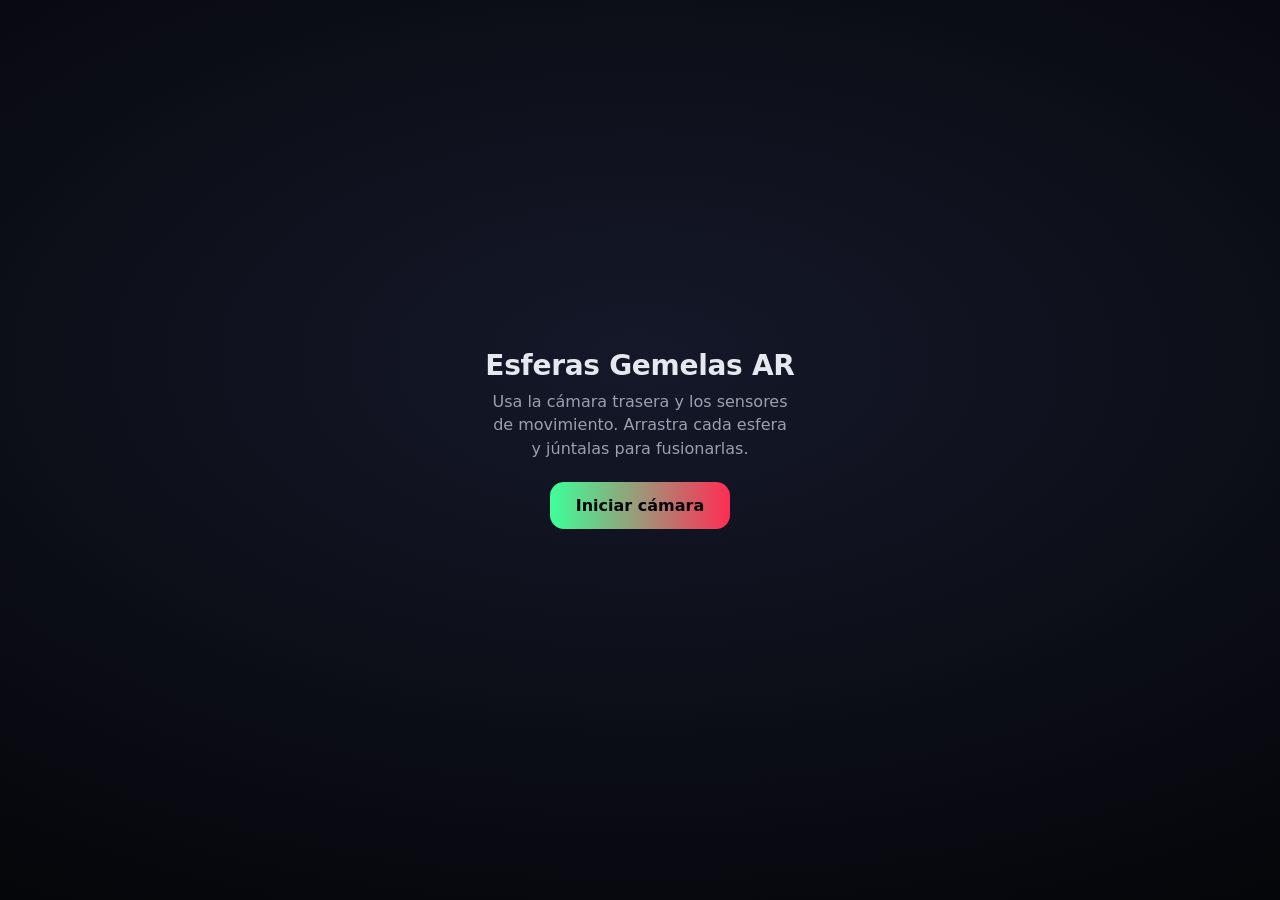
<file: esferas/ar.html>
<!doctype html>
<html lang="es">
<head>
<meta charset="utf-8">
<meta name="viewport" content="width=device-width,initial-scale=1,viewport-fit=cover,user-scalable=no">
<meta name="apple-mobile-web-app-capable" content="yes">
<title>Esferas Gemelas AR</title>
<style>
:root{--ink:#e6e8ef;--dim:#9aa0b0;--green:#3dff9a;--red:#ff2d55;--glass:rgba(10,12,18,.62);--edge:rgba(255,255,255,.12);
  --sans:-apple-system,"SF Pro Text",system-ui,sans-serif;--mono:ui-monospace,"SF Mono",Menlo,monospace;color-scheme:dark}
html,body{height:100%;margin:0;background:#000;color:var(--ink);font-family:var(--sans);overflow:hidden;
  -webkit-user-select:none;user-select:none;-webkit-touch-callout:none;overscroll-behavior:none}
#cam{position:fixed;inset:0;width:100%;height:100%;object-fit:cover;transition:filter .3s}
#gl{position:fixed;inset:0;width:100%;height:100%;touch-action:none}
#start{position:fixed;inset:0;display:grid;place-items:center;padding:24px;background:radial-gradient(90% 70% at 50% 40%,#151829,#05060a);z-index:10;text-align:center}
#start h1{font-size:28px;margin:0 0 8px;letter-spacing:-.01em}
#start p{color:var(--dim);margin:0 auto 22px;max-width:30ch;line-height:1.45}
.go{font:600 16px var(--sans);color:#05060a;background:linear-gradient(90deg,var(--green),var(--red));border:0;border-radius:14px;padding:14px 26px;cursor:pointer}
.ui{position:fixed;left:0;right:0;bottom:0;z-index:5;display:flex;gap:8px;justify-content:center;flex-wrap:wrap;
  padding:10px max(16px,env(safe-area-inset-right)) calc(14px + env(safe-area-inset-bottom)) max(16px,env(safe-area-inset-left))}
.ui button{font:500 13px var(--sans);color:var(--ink);background:var(--glass);border:1px solid var(--edge);border-radius:10px;padding:9px 12px;
  -webkit-backdrop-filter:blur(10px);backdrop-filter:blur(10px)}
.ui button[aria-pressed="true"]{border-color:var(--green)}
#meter{position:fixed;top:calc(12px + env(safe-area-inset-top));left:50%;transform:translateX(-50%);z-index:5;font:11px var(--mono);letter-spacing:.08em;
  color:var(--dim);background:var(--glass);border:1px solid var(--edge);border-radius:20px;padding:6px 12px;font-variant-numeric:tabular-nums}
#msg{position:fixed;top:calc(52px + env(safe-area-inset-top));left:16px;right:16px;text-align:center;z-index:5;font-size:13px;color:var(--dim)}
[hidden]{display:none!important}
</style>
</head>
<body>
<video id="cam" playsinline muted autoplay></video>
<canvas id="gl"></canvas>
<div id="meter">FUSIÓN <span id="pct">0%</span></div>
<div id="msg">Arrastra cada esfera con el dedo · mueve el teléfono y se quedan en su lugar</div>
<div class="ui">
  <button id="recBtn" type="button"><i></i><span>Grabar</span></button>
  <button id="dark" type="button" aria-pressed="true">Oscurecer fondo</button>
  <button id="recenter" type="button">Centrar</button>
  <button id="bigger" type="button">Más grandes</button>
  <button id="smaller" type="button">Más chicas</button>
</div>
<div id="start">
  <div>
    <h1>Esferas Gemelas AR</h1>
    <p>Usa la cámara trasera y los sensores de movimiento. Arrastra cada esfera y júntalas para fusionarlas.</p>
    <button class="go" id="go" type="button">Iniciar cámara</button>
    <p id="err" style="margin-top:18px;color:var(--red)"></p>
  </div>
</div>
<script>
(function(){
const DPR = Math.min(2, window.devicePixelRatio || 1);
const MOT = 1;
const N = 3600, M = N * 2, BP = 1200, DU = 0, T = M + BP;
const GAIN = Math.sqrt(5200 / N) * 1.15;
const COL = [[0.24, 1.0, 0.56], [1.0, 0.16, 0.33]];

/* ---------- WebGL transparente sobre la cámara ---------- */
const cv = document.getElementById('gl');
const gl = cv.getContext('webgl', {alpha:true, premultipliedAlpha:true, antialias:false, depth:false, preserveDrawingBuffer:true});
const VS = `attribute vec2 aXY; attribute float aSize; attribute vec4 aCol;
uniform vec2 uRes; uniform float uDpr; varying vec4 vCol;
void main(){ vec2 p = aXY / uRes * 2.0 - 1.0; gl_Position = vec4(p.x, -p.y, 0.0, 1.0); gl_PointSize = aSize * uDpr; vCol = aCol; }`;
const FS = `precision mediump float; varying vec4 vCol;
void main(){ vec2 p = gl_PointCoord - 0.5; float d = dot(p,p); if (d > 0.25) discard;
  float a = exp(-d * 14.0) * vCol.a; gl_FragColor = vec4(vCol.rgb * a, a * 0.6); }`;
function sh(type, src){ const s = gl.createShader(type); gl.shaderSource(s, src); gl.compileShader(s); return s; }
const pr = gl.createProgram(); gl.attachShader(pr, sh(gl.VERTEX_SHADER, VS)); gl.attachShader(pr, sh(gl.FRAGMENT_SHADER, FS));
gl.linkProgram(pr); gl.useProgram(pr);
const buf = gl.createBuffer(); gl.bindBuffer(gl.ARRAY_BUFFER, buf);
[['aXY',2,0],['aSize',1,8],['aCol',4,12]].forEach(([n,s,o]) => { const l = gl.getAttribLocation(pr, n); gl.enableVertexAttribArray(l); gl.vertexAttribPointer(l, s, gl.FLOAT, false, 28, o); });
const uRes = gl.getUniformLocation(pr, 'uRes'), uDpr = gl.getUniformLocation(pr, 'uDpr');
gl.enable(gl.BLEND); gl.blendFunc(gl.ONE, gl.ONE); gl.clearColor(0, 0, 0, 0);
let W = 0, H = 0;
function resize(){ W = innerWidth; H = innerHeight; cv.width = Math.round(W * DPR); cv.height = Math.round(H * DPR); gl.viewport(0, 0, cv.width, cv.height); }
addEventListener('resize', resize); resize();

/* ---------- Anclaje con giroscopio (3DOF) ---------- */
let yaw = 0, pitch = 0, yaw0 = null, pitch0 = 0, offX = 0, offY = 0, sOffX = 0, sOffY = 0;
function onOri(e){
  if (e.alpha == null) return;
  const a = e.alpha;
  if (yaw0 === null){ yaw0 = a; pitch0 = e.beta; }
  let dy = a - yaw0; while (dy > 180) dy -= 360; while (dy < -180) dy += 360;
  yaw = dy; pitch = e.beta - pitch0;
}
function pxPerDeg(){ return Math.max(W, H) / 62; }

/* ---------- Esferas: posición en el mundo, arrastre y tamaño ---------- */
const S = [{wx:0, wy:0}, {wx:0, wy:0}];
let scale = 1;
function center(){
  offX = yaw * pxPerDeg(); offY = pitch * pxPerDeg();
  const land = W > H;
  S[0].wx = (land ? W * 0.27 : W * 0.5) - offX; S[0].wy = (land ? H * 0.5 : H * 0.3) - offY;
  S[1].wx = (land ? W * 0.73 : W * 0.5) - offX; S[1].wy = (land ? H * 0.5 : H * 0.7) - offY;
}
center();
let drag = null;
cv.addEventListener('pointerdown', e => {
  let best = -1, bd = 1e9;
  for (let s = 0; s < 2; s++){ const d = Math.hypot(e.clientX - C[s][0], e.clientY - C[s][1]); if (d < bd){ bd = d; best = s; } }
  if (bd < R[best] * 1.8){ drag = {s:best, id:e.pointerId, dx:e.clientX - C[best][0], dy:e.clientY - C[best][1]}; cv.setPointerCapture(e.pointerId); }
});
cv.addEventListener('pointermove', e => {
  if (!drag || drag.id !== e.pointerId) return;
  S[drag.s].wx = e.clientX - drag.dx - sOffX; S[drag.s].wy = e.clientY - drag.dy - sOffY;
});
const end = () => { drag = null; };
cv.addEventListener('pointerup', end); cv.addEventListener('pointercancel', end);
document.getElementById('recenter').onclick = () => { yaw0 = null; yaw = pitch = 0; sOffX = sOffY = 0; center(); };
document.getElementById('bigger').onclick = () => { scale = Math.min(2.2, scale * 1.2); };
document.getElementById('smaller').onclick = () => { scale = Math.max(0.45, scale / 1.2); };
const cam = document.getElementById('cam'), darkBtn = document.getElementById('dark');
function setDark(on){ darkBtn.setAttribute('aria-pressed', on); cam.style.filter = on ? 'brightness(.42) saturate(.8)' : 'none'; }
darkBtn.onclick = () => setDark(darkBtn.getAttribute('aria-pressed') !== 'true'); setDark(true);

/* ---------- Partículas (mismo motor que la versión de ventanas) ---------- */
/* ---------- Partículas ---------- */
const th = new Float32Array(T), ph = new Float32Array(T), sp = new Float32Array(T), sd = new Float32Array(T);
const rj = new Float32Array(T), cf = new Float32Array(T), bw = new Float32Array(T), vel = new Float32Array(T);
const ab = new Float32Array(T), sz = new Float32Array(T), u = new Float32Array(T), tm = new Float32Array(T);
const px = new Float32Array(T), py = new Float32Array(T);
const hm = new Uint8Array(T), st = new Uint8Array(T);
const bu = new Float32Array(BP), bs = new Float32Array(BP), bd = new Int8Array(BP);
const dx_ = new Float32Array(DU), dy_ = new Float32Array(DU);
const data = new Float32Array(T * 7);

for (let i = 0; i < T; i++){
  hm[i] = i < N ? 0 : 1;
  th[i] = Math.random() * Math.PI * 2;
  ph[i] = Math.acos(2 * Math.random() - 1);
  sp[i] = 0.12 + Math.random() * 0.28;
  sd[i] = Math.random() * Math.PI * 2;
  bw[i] = Math.sqrt(Math.random());
  vel[i] = 160 + Math.random() * 160;
  cf[i] = 0.32 + Math.random() * 0.26;
  if (Math.random() < 0.78){ rj[i] = 0.93 + Math.random() * 0.11; sz[i] = 2.2 + Math.random() * 1.4; ab[i] = 0.32 * GAIN; }
  else { rj[i] = 0.2 + Math.random() * 0.7; sz[i] = 1.6 + Math.random() * 1.0; ab[i] = 0.22 * GAIN; }
}
for (let j = 0; j < BP; j++){ bu[j] = Math.random(); bs[j] = 0.12 + Math.random() * 0.22; bd[j] = Math.random() < 0.5 ? 1 : -1; }

const C = [[0,0],[0,0]], R = [0,0];
let SX = 0, SY = 0, SZ = 0, t = 0, fs = 0, last = performance.now(), dirX = 1, dirY = 0, D = 1;
const CT = Math.cos(0.42), ST = Math.sin(0.42);
let PC = 1, PS = 0;

function sphere(s, rf, i){
  const p = ph[i] + 0.12 * Math.sin(t * 0.6 + sd[i]);
  const sp_ = Math.sin(p);
  const x = sp_ * Math.cos(th[i]), y = Math.cos(p), z = sp_ * Math.sin(th[i]);
  const y2 = y * CT - z * ST, z2 = y * ST + z * CT;
  const x3 = x * PC + z2 * PS, z3 = -x * PS + z2 * PC;
  let r = R[s] * rf * (1 + 0.035 * Math.sin(t * 1.4 + sd[i] * 3));
  if (fs > 0.001){
    const ox = s === 0 ? dirX : -dirX, oy = s === 0 ? dirY : -dirY;
    const dot = x3 * ox + y2 * oy;
    if (dot > 0){ const d2 = dot * dot; r *= 1 + fs * 0.38 * d2 * d2; }
  }
  SX = C[s][0] + x3 * r; SY = C[s][1] + y2 * r; SZ = z3;
}
function bridge(a, b, e, i){
  const ax = C[a][0], ay = C[a][1], bx = C[b][0], by = C[b][1];
  const lx = bx - ax, ly = by - ay, L = Math.max(1, Math.hypot(lx, ly));
  const nx = -ly / L, ny = lx / L;
  const neck = 0.12 + 0.38 * fs;
  const w = ((1 - e) * R[a] * 0.8 + e * R[b] * 0.7) * (neck + (1 - neck) * Math.pow(Math.abs(2 * e - 1), 2.2)) * (0.7 + 0.6 * fs);
  const ang = sd[i] * 2 + t * 0.9 + e * 5;
  const lat = Math.cos(ang) * bw[i] * w + Math.sin(e * 8 - t * 2.5 + sd[i]) * w * 0.12;
  SX = ax + lx * e + nx * lat; SY = ay + ly * e + ny * lat; SZ = Math.sin(ang);
}

const pctEl = document.getElementById('pct');
let shown = -1;

function frame(now){
  const dt = Math.min(0.05, (now - last) / 1000 || 0.016); last = now;
  t += dt * MOT;
  PC = Math.cos(t * 0.12); PS = Math.sin(t * 0.12);
  offX = yaw * pxPerDeg(); offY = pitch * pxPerDeg();
  const kk = 1 - Math.exp(-dt * 10); sOffX += (offX - sOffX) * kk; sOffY += (offY - sOffY) * kk;
  const base = 0.17 * Math.min(W, H) * scale;
  for (let s = 0; s < 2; s++){ C[s][0] = S[s].wx + sOffX; C[s][1] = S[s].wy + sOffY; R[s] = base; }
  const lx = C[1][0] - C[0][0], ly = C[1][1] - C[0][1];
  D = Math.max(1, Math.hypot(lx, ly)); dirX = lx / D; dirY = ly / D;
  const Rm = base, far = Rm * 3.8, near = Rm * 2.0;
  const fT = Math.max(0, Math.min(1, (far - D) / (far - near)));
  fs += (fT - fs) * Math.min(1, dt * (fT < fs ? 6 : 3));
  const split = fT === 0 && fs < 0.05;
  const k = 1 - Math.exp(-dt * 12);
  let o = 0;

  for (let i = 0; i < M; i++){
    const h = hm[i], ot = 1 - h;
    th[i] += sp[i] * dt * MOT * (1 + 0.6 * Math.sin(ph[i] * 4 + sd[i]));
    let onSphere = true;
    switch (st[i]){
      case 0:
        sphere(h, rj[i], i);
        if (fs > 0.02 && Math.random() < fs * dt * 0.2){ st[i] = 1; u[i] = 0; }
        break;
      case 1:
        if (split){ st[i] = 0; sphere(h, rj[i], i); break; }
        u[i] += dt * MOT * vel[i] / Math.max(D, 40);
        if (u[i] >= 1){ u[i] = 1; st[i] = 2; tm[i] = 3 + Math.random() * 6; }
        bridge(h, ot, u[i], i); onSphere = false;
        break;
      case 2:
        if (split){ st[i] = 0; sphere(h, rj[i], i); break; }
        sphere(ot, cf[i], i);
        tm[i] -= dt * (fs > 0.03 ? 1 : 5);
        if (tm[i] <= 0){ st[i] = 3; u[i] = 1; }
        break;
      default:
        if (split){ st[i] = 0; sphere(h, rj[i], i); break; }
        u[i] -= dt * MOT * vel[i] / Math.max(D, 40);
        if (u[i] <= 0){ u[i] = 0; st[i] = 0; }
        bridge(h, ot, u[i], i); onSphere = false;
    }
    let a;
    if (onSphere){
      const fr = (SZ + 1) * 0.5, rim = 1 - Math.abs(SZ);
      a = ab[i] * (0.45 + 0.6 * fr + 1.6 * rim * rim * rim);
    } else a = ab[i] * 1.4 * (0.55 + 0.45 * SZ);
    px[i] += (SX - px[i]) * k; py[i] += (SY - py[i]) * k;
    const c = COL[h];
    data[o] = px[i]; data[o+1] = py[i]; data[o+2] = sz[i];
    data[o+3] = c[0]; data[o+4] = c[1]; data[o+5] = c[2]; data[o+6] = a; o += 7;
  }

  for (let j = 0; j < BP; j++){
    const i = M + j;
    let e = (bu[j] + t * bs[j]) % 1; if (bd[j] < 0) e = 1 - e;
    let a = 0, s = 0;
    if (fs > 0.004){
      bridge(0, 1, e, i);
      const edge = Math.min(1, e / 0.12) * Math.min(1, (1 - e) / 0.12);
      a = fs * 0.34 * GAIN * edge * (0.6 + 0.4 * SZ); s = 2.0 + 1.2 * fs;
    }
    data[o] = SX; data[o+1] = SY; data[o+2] = s;
    data[o+3] = COL[0][0] + (COL[1][0] - COL[0][0]) * e;
    data[o+4] = COL[0][1] + (COL[1][1] - COL[0][1]) * e;
    data[o+5] = COL[0][2] + (COL[1][2] - COL[0][2]) * e;
    data[o+6] = a; o += 7;
  }

  gl.bufferData(gl.ARRAY_BUFFER, data, gl.DYNAMIC_DRAW);
  gl.uniform2f(uRes, W, H); gl.uniform1f(uDpr, DPR);
  gl.clear(gl.COLOR_BUFFER_BIT); gl.drawArrays(gl.POINTS, 0, T);
  const p = Math.round(fs * 100); if (p !== shown){ shown = p; pctEl.textContent = p + '%'; }
  requestAnimationFrame(frame);
}

/* ---------- Inicio: permisos de cámara y movimiento (requieren un toque en iOS) ---------- */
document.getElementById('go').onclick = async () => {
  const err = document.getElementById('err');
  try {
    if (typeof DeviceOrientationEvent !== 'undefined' && DeviceOrientationEvent.requestPermission){
      const r = await DeviceOrientationEvent.requestPermission(); if (r === 'granted') addEventListener('deviceorientation', onOri);
    } else addEventListener('deviceorientation', onOri);
  } catch(e){}
  try {
    const stream = await navigator.mediaDevices.getUserMedia({video:{facingMode:{ideal:'environment'}}, audio:false});
    cam.srcObject = stream; await cam.play();
  } catch(e){
    err.textContent = 'No se pudo abrir la cámara. Revisa que la página esté en https y que Safari tenga permiso de cámara.';
    return;
  }
  document.getElementById('start').hidden = true;
  requestAnimationFrame(frame);
};
})();
</script>
<style>
#recBtn{font:600 13px -apple-system,system-ui,sans-serif;color:#f2f3f7;background:rgba(10,12,18,.7);border:1px solid rgba(255,255,255,.16);border-radius:10px;padding:8px 12px;display:inline-flex;align-items:center;gap:8px;cursor:pointer;-webkit-backdrop-filter:blur(10px);backdrop-filter:blur(10px);font-variant-numeric:tabular-nums}
#recBtn i{width:11px;height:11px;border-radius:50%;background:#ff3b30;display:block}
#recBtn.on{border-color:#ff3b30}
#recBtn.on i{border-radius:2px;animation:recPulse 1s infinite}
@keyframes recPulse{50%{opacity:.35}}
#recSheet{position:fixed;inset:0;z-index:9000;display:grid;place-items:center;padding:20px;background:rgba(0,0,0,.6)}
#recSheet .box{width:min(460px,100%);background:#12141c;border:1px solid rgba(255,255,255,.12);border-radius:16px;padding:16px;display:grid;gap:12px;color:#e6e8ef;font:14px -apple-system,system-ui,sans-serif}
#recSheet video{width:100%;max-height:50vh;border-radius:10px;background:#000}
#recSheet .row{display:flex;gap:8px;flex-wrap:wrap}
#recSheet button,#recSheet a{flex:1;min-width:120px;text-align:center;font:600 14px -apple-system,system-ui,sans-serif;padding:11px;border-radius:10px;border:1px solid rgba(255,255,255,.14);background:rgba(255,255,255,.06);color:#e6e8ef;text-decoration:none;cursor:pointer}
#recSheet .main{background:linear-gradient(90deg,#3dff9a,#ff2d55);color:#05060a;border:0}
#recSheet p{margin:0;color:#9aa0b0;font-size:12.5px}
</style>
<script>
/* Grabador: compone la escena en un canvas y la graba con MediaRecorder */
window.EsferasRec = function(btn, draw){
  const label = btn.querySelector('span');
  let rec = null, chunks = [], raf = 0, cv, ctx, t0 = 0, tick = 0, mime = '';
  const types = ['video/mp4;codecs=avc1', 'video/mp4', 'video/webm;codecs=vp9', 'video/webm'];
  function pick(){ if (!window.MediaRecorder) return null; for (const m of types) if (MediaRecorder.isTypeSupported(m)) return m; return ''; }
  function fmt(s){ return String(Math.floor(s/60)).padStart(2,'0') + ':' + String(Math.floor(s%60)).padStart(2,'0'); }
  function start(){
    mime = pick();
    if (mime === null || !HTMLCanvasElement.prototype.captureStream){ alertBox('Este navegador no permite grabar desde la página. Usa la grabación de pantalla del Centro de control.'); return; }
    const W = innerWidth, H = innerHeight, s = Math.min(2, 1920 / Math.max(W, H));
    cv = document.createElement('canvas'); cv.width = Math.round(W * s) & ~1; cv.height = Math.round(H * s) & ~1;
    ctx = cv.getContext('2d');
    const loop = () => { ctx.setTransform(cv.width / W, 0, 0, cv.height / H, 0, 0); try { draw(ctx, W, H); } catch(e){} raf = requestAnimationFrame(loop); };
    loop();
    const stream = cv.captureStream(30);
    try { rec = new MediaRecorder(stream, mime ? {mimeType: mime, videoBitsPerSecond: 10000000} : undefined); }
    catch(e){ cancelAnimationFrame(raf); alertBox('No se pudo empezar a grabar en este navegador.'); return; }
    chunks = [];
    rec.ondataavailable = e => { if (e.data && e.data.size) chunks.push(e.data); };
    rec.onstop = finish;
    rec.start(500);
    t0 = performance.now(); btn.classList.add('on'); label.textContent = 'Detener 00:00';
    tick = setInterval(() => { label.textContent = 'Detener ' + fmt((performance.now() - t0) / 1000); }, 500);
  }
  function stop(){ if (rec && rec.state !== 'inactive') rec.stop(); }
  function finish(){
    cancelAnimationFrame(raf); clearInterval(tick); btn.classList.remove('on'); label.textContent = 'Grabar';
    const type = (rec.mimeType || mime || 'video/mp4').split(';')[0];
    const ext = type.includes('mp4') ? 'mp4' : 'webm';
    const blob = new Blob(chunks, {type});
    const d = new Date(), p = n => String(n).padStart(2, '0');
    const name = `esferas-gemelas-${d.getFullYear()}${p(d.getMonth()+1)}${p(d.getDate())}-${p(d.getHours())}${p(d.getMinutes())}.${ext}`;
    const url = URL.createObjectURL(blob);
    const file = new File([blob], name, {type});
    const canShare = navigator.canShare && navigator.canShare({files: [file]});
    const sheet = document.createElement('div'); sheet.id = 'recSheet';
    sheet.innerHTML = `<div class="box"><video src="${url}" controls playsinline loop></video>
      <div class="row">${canShare ? '<button class="main" data-a="share">Guardar en Fotos / Compartir</button>' : ''}
      <a class="${canShare ? '' : 'main'}" href="${url}" download="${name}">Descargar video</a>
      <button data-a="close">Cerrar</button></div>
      <p>${canShare ? 'En el menú, elige “Guardar video” para mandarlo a Fotos.' : 'El video queda en Descargas (app Archivos).'}</p></div>`;
    document.body.appendChild(sheet);
    sheet.addEventListener('click', async e => {
      const a = e.target.dataset && e.target.dataset.a;
      if (a === 'share'){ try { await navigator.share({files: [file], title: 'Esferas Gemelas'}); } catch(err){} }
      if (a === 'close' || e.target === sheet){ sheet.remove(); URL.revokeObjectURL(url); }
    });
  }
  function alertBox(msg){
    const sheet = document.createElement('div'); sheet.id = 'recSheet';
    sheet.innerHTML = `<div class="box"><p style="color:#e6e8ef;font-size:14px">${msg}</p><div class="row"><button data-a="close">Entendido</button></div></div>`;
    document.body.appendChild(sheet); sheet.addEventListener('click', () => sheet.remove());
  }
  btn.addEventListener('click', e => { e.stopPropagation(); (btn.classList.contains('on') ? stop : start)(); });
};
</script>

<script>
EsferasRec(document.getElementById('recBtn'), function(ctx, W, H){
  const cam = document.getElementById('cam'), gl = document.getElementById('gl');
  ctx.fillStyle = '#000'; ctx.fillRect(0, 0, W, H);
  if (cam.videoWidth){
    const k = Math.max(W / cam.videoWidth, H / cam.videoHeight), dw = cam.videoWidth * k, dh = cam.videoHeight * k;
    ctx.drawImage(cam, (W - dw) / 2, (H - dh) / 2, dw, dh);
  }
  if (document.getElementById('dark').getAttribute('aria-pressed') === 'true'){ ctx.fillStyle = 'rgba(0,0,0,.58)'; ctx.fillRect(0, 0, W, H); }
  ctx.drawImage(gl, 0, 0, W, H);
  const pct = document.getElementById('pct');
  ctx.fillStyle = 'rgba(230,232,239,.85)'; ctx.font = '11px ui-monospace, Menlo, monospace';
  ctx.fillText('FUSIÓN ' + (pct ? pct.textContent : ''), 16, 28);
});
</script>
</body>
</html>
</file>
